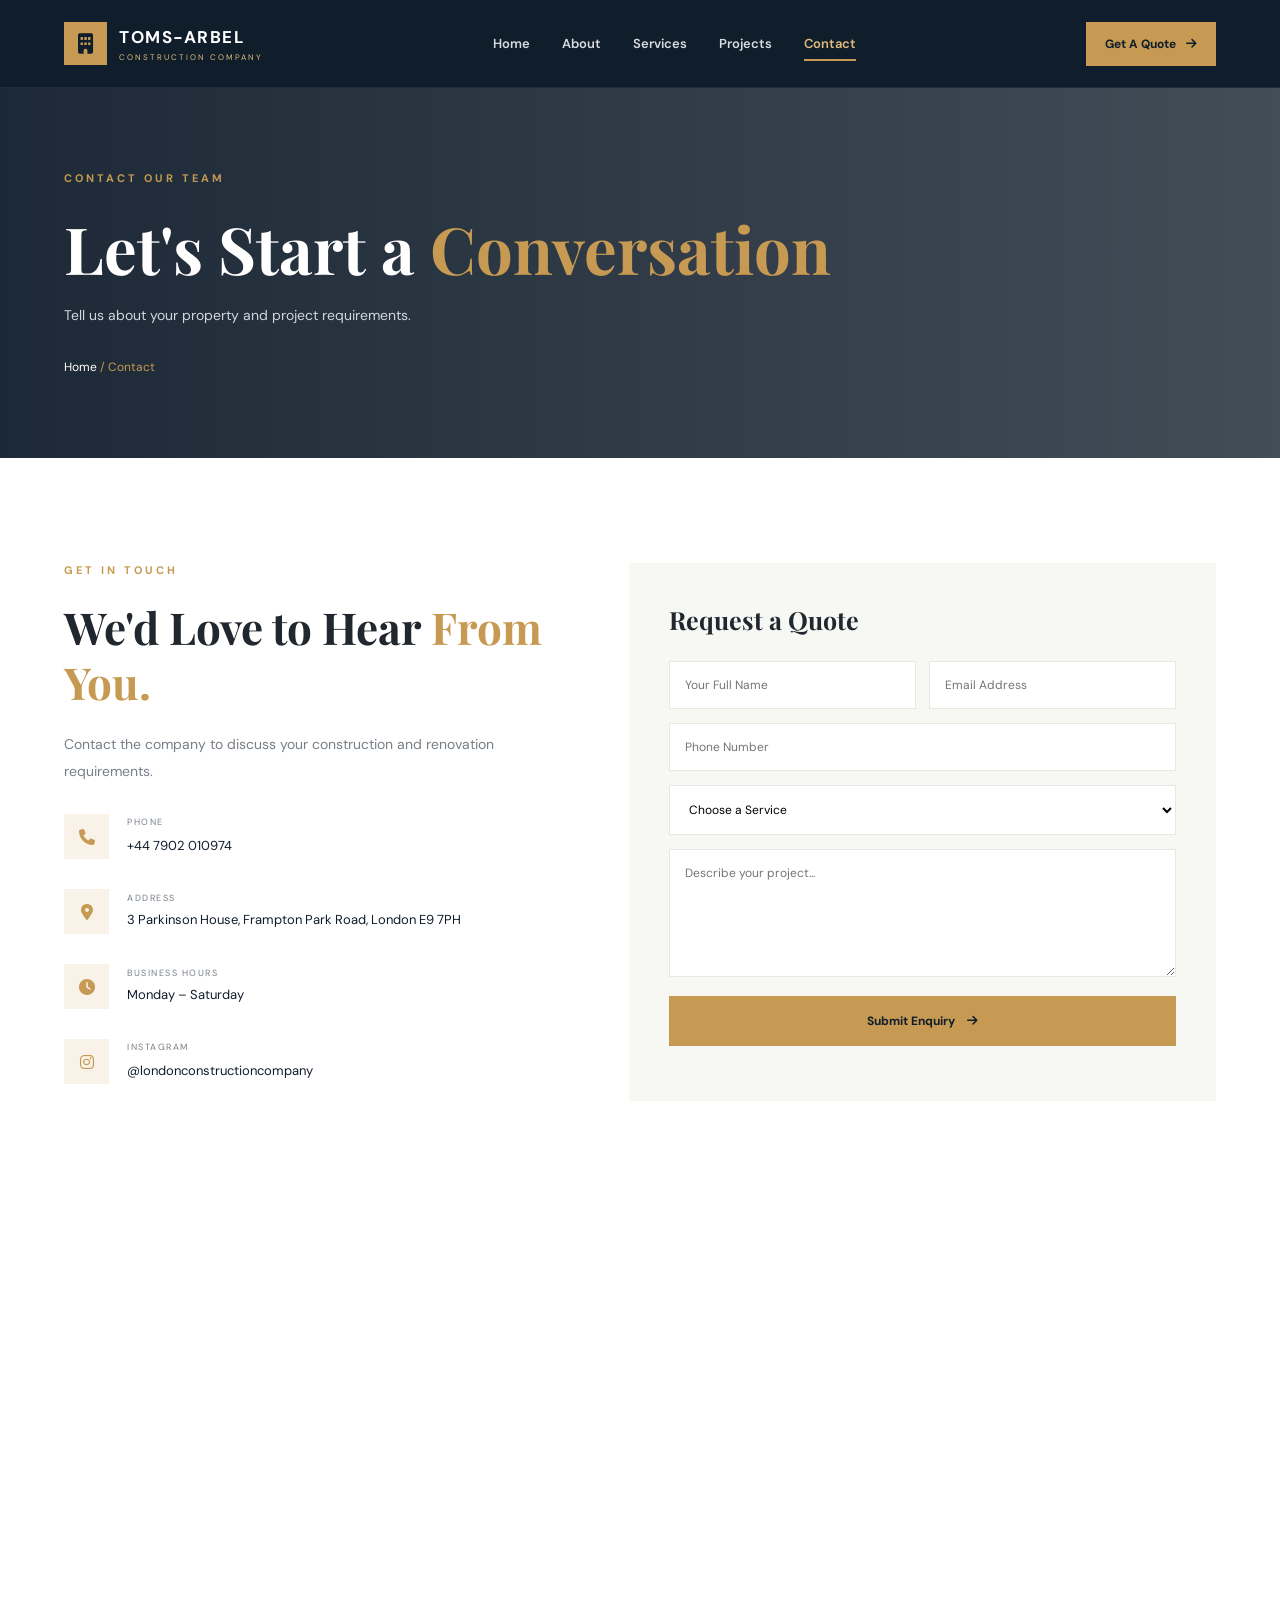
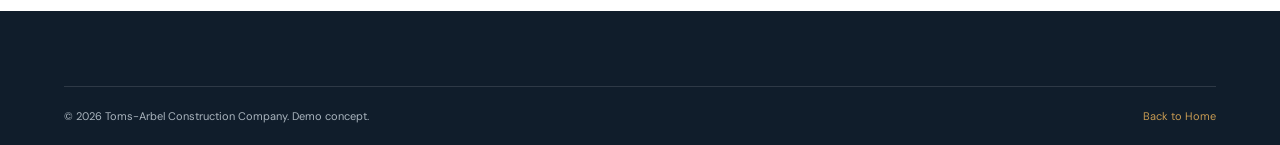
<file: contact.html>
<!DOCTYPE html>
<html lang="en">
<head>
    <meta charset="UTF-8">
    <meta name="viewport" content="width=device-width, initial-scale=1.0">
    <title>Contact Us | Toms-Arbel Construction</title>

    <link href="https://fonts.googleapis.com/css2?family=DM+Sans:wght@400;500;600;700&family=Playfair+Display:wght@500;600;700&display=swap" rel="stylesheet">
    <link rel="stylesheet" href="https://cdnjs.cloudflare.com/ajax/libs/font-awesome/6.5.2/css/all.min.css">
    <link rel="stylesheet" href="css/style.css">
    <link rel="stylesheet" href="css/responsive.css">
    <link rel="stylesheet" href="css/animations.css">
</head>
<body>

<header class="header">
    <div class="container nav-wrapper">
        <a href="index.html" class="logo">
            <span class="logo-icon"><i class="fa-solid fa-building"></i></span>
            <span><strong>TOMS-ARBEL</strong><small>CONSTRUCTION COMPANY</small></span>
        </a>

        <nav class="navbar" id="navbar">
            <a href="index.html" class="nav-link">Home</a>
            <a href="about.html" class="nav-link">About</a>
            <a href="services.html" class="nav-link">Services</a>
            <a href="projects.html" class="nav-link">Projects</a>
            <a href="contact.html" class="nav-link active">Contact</a>
        </nav>

        <a href="contact.html" class="nav-cta">Get A Quote <i class="fa-solid fa-arrow-right"></i></a>
        <button class="menu-toggle" id="menu-toggle" aria-label="Toggle navigation"><i class="fa-solid fa-bars"></i></button>
    </div>
</header>

<section class="page-hero">
    <div class="container">
        <span class="section-tag">CONTACT OUR TEAM</span>
        <h1>Let's Start a <span>Conversation</span></h1>
        <p>Tell us about your property and project requirements.</p>
        <div class="breadcrumb"><a href="index.html">Home</a> / Contact</div>
    </div>
</section>

<section class="section-padding">
    <div class="container contact-grid">

        <div class="contact-content reveal">
            <span class="section-tag">GET IN TOUCH</span>
            <h2>We'd Love to Hear <span>From You.</span></h2>
            <p>Contact the company to discuss your construction and renovation requirements.</p>

            <div class="contact-item">
                <i class="fa-solid fa-phone"></i>
                <div>
                    <small>PHONE</small>
                    <a href="tel:+447902010974">+44 7902 010974</a>
                </div>
            </div>

            <div class="contact-item">
                <i class="fa-solid fa-location-dot"></i>
                <div>
                    <small>ADDRESS</small>
                    <p>3 Parkinson House, Frampton Park Road, London E9 7PH</p>
                </div>
            </div>

            <div class="contact-item">
                <i class="fa-solid fa-clock"></i>
                <div>
                    <small>BUSINESS HOURS</small>
                    <p>Monday – Saturday</p>
                </div>
            </div>

            <div class="contact-item">
                <i class="fa-brands fa-instagram"></i>
                <div>
                    <small>INSTAGRAM</small>
                    <a href="https://www.instagram.com/londonconstructioncompany/" target="_blank" rel="noopener noreferrer">@londonconstructioncompany</a>
                </div>
            </div>
        </div>

        <form class="contact-form reveal" id="contact-form">
            <h3>Request a Quote</h3>

            <div class="form-row">
                <input type="text" name="name" placeholder="Your Full Name" required>
                <input type="email" name="email" placeholder="Email Address" required>
            </div>

            <input type="tel" name="phone" placeholder="Phone Number">

            <select name="service" required>
                <option value="">Choose a Service</option>
                <option>House Renovation</option>
                <option>Property Refurbishment</option>
                <option>Structural Work</option>
                <option>Bathroom Renovation</option>
                <option>Painting & Decoration</option>
                <option>Other</option>
            </select>

            <textarea name="message" rows="6" placeholder="Describe your project..." required></textarea>

            <button type="submit" class="btn btn-gold">
                Submit Enquiry <i class="fa-solid fa-arrow-right"></i>
            </button>

            <p class="form-message" id="form-message"></p>
        </form>

    </div>
</section>

<section class="map-section">
    <iframe
        src="https://www.google.com/maps?q=3%20Parkinson%20House%2C%20Frampton%20Park%20Road%2C%20London%20E9%207PH&output=embed"
        width="100%"
        height="400"
        style="border:0;"
        loading="lazy"
        referrerpolicy="no-referrer-when-downgrade"
        title="Company location map">
    </iframe>
</section>

<footer class="footer">
    <div class="container footer-bottom">
        <p>© <span class="year"></span> Toms-Arbel Construction Company. Demo concept.</p>
        <a href="index.html">Back to Home</a>
    </div>
</footer>

<script src="js/script.js"></script>
</body>
</html>
</file>
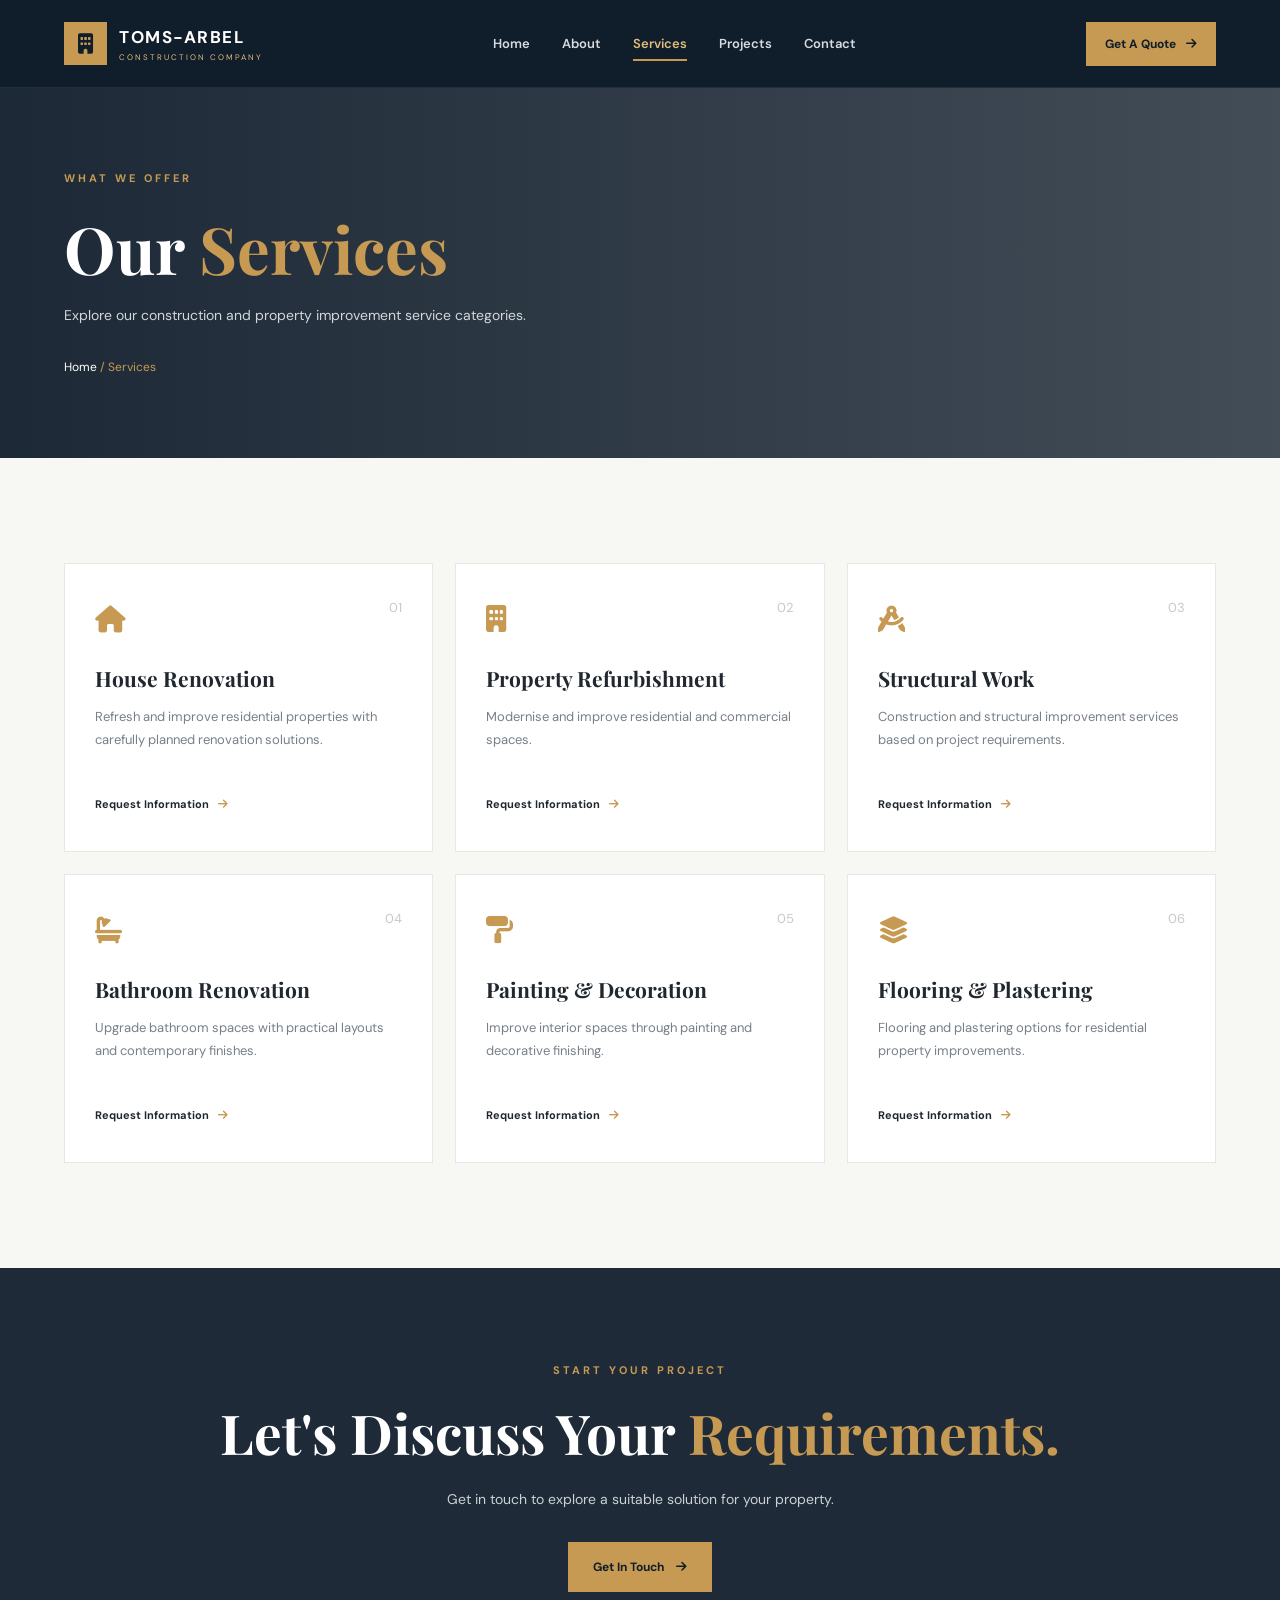
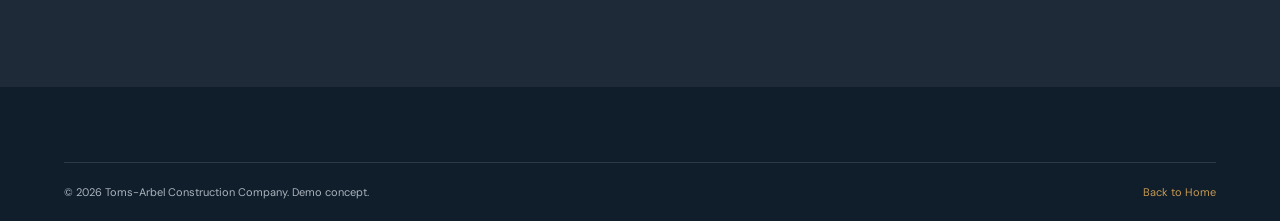
<file: services.html>
<!DOCTYPE html>
<html lang="en">
<head>
    <meta charset="UTF-8">
    <meta name="viewport" content="width=device-width, initial-scale=1.0">
    <title>Our Services | Toms-Arbel Construction</title>

    <link href="https://fonts.googleapis.com/css2?family=DM+Sans:wght@400;500;600;700&family=Playfair+Display:wght@500;600;700&display=swap" rel="stylesheet">
    <link rel="stylesheet" href="https://cdnjs.cloudflare.com/ajax/libs/font-awesome/6.5.2/css/all.min.css">
    <link rel="stylesheet" href="css/style.css">
    <link rel="stylesheet" href="css/responsive.css">
    <link rel="stylesheet" href="css/animations.css">
</head>
<body>

<header class="header">
    <div class="container nav-wrapper">
        <a href="index.html" class="logo">
            <span class="logo-icon"><i class="fa-solid fa-building"></i></span>
            <span><strong>TOMS-ARBEL</strong><small>CONSTRUCTION COMPANY</small></span>
        </a>

        <nav class="navbar" id="navbar">
            <a href="index.html" class="nav-link">Home</a>
            <a href="about.html" class="nav-link">About</a>
            <a href="services.html" class="nav-link active">Services</a>
            <a href="projects.html" class="nav-link">Projects</a>
            <a href="contact.html" class="nav-link">Contact</a>
        </nav>

        <a href="contact.html" class="nav-cta">Get A Quote <i class="fa-solid fa-arrow-right"></i></a>
        <button class="menu-toggle" id="menu-toggle" aria-label="Toggle navigation"><i class="fa-solid fa-bars"></i></button>
    </div>
</header>

<section class="page-hero">
    <div class="container">
        <span class="section-tag">WHAT WE OFFER</span>
        <h1>Our <span>Services</span></h1>
        <p>Explore our construction and property improvement service categories.</p>
        <div class="breadcrumb"><a href="index.html">Home</a> / Services</div>
    </div>
</section>

<section class="services section-padding">
    <div class="container">
        <div class="services-grid">

            <article class="service-card reveal">
                <div class="service-icon"><i class="fa-solid fa-house"></i></div>
                <span class="service-number">01</span>
                <h3>House Renovation</h3>
                <p>Refresh and improve residential properties with carefully planned renovation solutions.</p>
                <a href="contact.html" class="service-link">Request Information <i class="fa-solid fa-arrow-right"></i></a>
            </article>

            <article class="service-card reveal">
                <div class="service-icon"><i class="fa-solid fa-building"></i></div>
                <span class="service-number">02</span>
                <h3>Property Refurbishment</h3>
                <p>Modernise and improve residential and commercial spaces.</p>
                <a href="contact.html" class="service-link">Request Information <i class="fa-solid fa-arrow-right"></i></a>
            </article>

            <article class="service-card reveal">
                <div class="service-icon"><i class="fa-solid fa-compass-drafting"></i></div>
                <span class="service-number">03</span>
                <h3>Structural Work</h3>
                <p>Construction and structural improvement services based on project requirements.</p>
                <a href="contact.html" class="service-link">Request Information <i class="fa-solid fa-arrow-right"></i></a>
            </article>

            <article class="service-card reveal">
                <div class="service-icon"><i class="fa-solid fa-bath"></i></div>
                <span class="service-number">04</span>
                <h3>Bathroom Renovation</h3>
                <p>Upgrade bathroom spaces with practical layouts and contemporary finishes.</p>
                <a href="contact.html" class="service-link">Request Information <i class="fa-solid fa-arrow-right"></i></a>
            </article>

            <article class="service-card reveal">
                <div class="service-icon"><i class="fa-solid fa-paint-roller"></i></div>
                <span class="service-number">05</span>
                <h3>Painting & Decoration</h3>
                <p>Improve interior spaces through painting and decorative finishing.</p>
                <a href="contact.html" class="service-link">Request Information <i class="fa-solid fa-arrow-right"></i></a>
            </article>

            <article class="service-card reveal">
                <div class="service-icon"><i class="fa-solid fa-layer-group"></i></div>
                <span class="service-number">06</span>
                <h3>Flooring & Plastering</h3>
                <p>Flooring and plastering options for residential property improvements.</p>
                <a href="contact.html" class="service-link">Request Information <i class="fa-solid fa-arrow-right"></i></a>
            </article>

        </div>
    </div>
</section>

<section class="cta-section">
    <div class="container cta-content">
        <span class="section-tag">START YOUR PROJECT</span>
        <h2>Let's Discuss Your <span>Requirements.</span></h2>
        <p>Get in touch to explore a suitable solution for your property.</p>
        <a href="contact.html" class="btn btn-gold">Get In Touch <i class="fa-solid fa-arrow-right"></i></a>
    </div>
</section>

<footer class="footer">
    <div class="container footer-bottom">
        <p>© <span class="year"></span> Toms-Arbel Construction Company. Demo concept.</p>
        <a href="index.html">Back to Home</a>
    </div>
</footer>

<script src="js/script.js"></script>
</body>
</html>
</file>
<file: css/style.css>
/* =========================
   GLOBAL SETTINGS
========================= */

:root {
    --navy: #101d2b;
    --navy-light: #1b3043;
    --gold: #c69a52;
    --gold-light: #e0bd7c;
    --white: #ffffff;
    --cream: #f7f7f4;
    --grey: #777f87;
    --dark: #20272e;
    --border: #e7e7e3;
}

* {
    margin: 0;
    padding: 0;
    box-sizing: border-box;
}

html {
    scroll-behavior: smooth;
    scroll-padding-top: 90px;
}

body {
    font-family: 'DM Sans', sans-serif;
    color: var(--dark);
    overflow-x: hidden;
    background: var(--white);
}

a {
    text-decoration: none;
    color: inherit;
}

button,
input,
textarea,
select {
    font: inherit;
}

img {
    max-width: 100%;
    display: block;
}

.container {
    width: min(1180px, 90%);
    margin: auto;
}

.section-padding {
    padding: 105px 0;
}


/* =========================
   PRELOADER
========================= */

.preloader {
    position: fixed;
    inset: 0;
    background: var(--navy);
    z-index: 9999;
    display: grid;
    place-items: center;
    transition: opacity 0.5s, visibility 0.5s;
}

.preloader.hide {
    opacity: 0;
    visibility: hidden;
}

.loader {
    width: 45px;
    height: 45px;
    border: 3px solid #ffffff30;
    border-top-color: var(--gold);
    border-radius: 50%;
    animation: spin 0.8s linear infinite;
}

@keyframes spin {
    to {
        transform: rotate(360deg);
    }
}


/* =========================
   HEADER / NAVBAR
========================= */

.header {
    height: 88px;
    background: var(--navy);
    position: sticky;
    top: 0;
    z-index: 1000;
    border-bottom: 1px solid #ffffff12;
}

.nav-wrapper {
    height: 100%;
    display: flex;
    justify-content: space-between;
    align-items: center;
}

.logo {
    display: flex;
    align-items: center;
    gap: 12px;
    color: var(--white);
}

.logo-icon {
    width: 43px;
    height: 43px;
    background: var(--gold);
    display: grid;
    place-items: center;
    color: var(--navy);
    font-size: 20px;
}

.logo strong {
    display: block;
    font-size: 17px;
    letter-spacing: 1.5px;
}

.logo small {
    display: block;
    font-size: 8px;
    letter-spacing: 2px;
    margin-top: 4px;
    color: var(--gold-light);
}

.navbar {
    display: flex;
    gap: 32px;
    align-items: center;
}

.nav-link {
    font-size: 13px;
    font-weight: 600;
    color: #d7dce1;
    transition: 0.3s;
    position: relative;
}

.nav-link::after {
    content: "";
    position: absolute;
    width: 0;
    height: 2px;
    bottom: -9px;
    left: 0;
    background: var(--gold);
    transition: 0.3s;
}

.nav-link:hover,
.nav-link.active {
    color: var(--gold-light);
}

.nav-link:hover::after,
.nav-link.active::after {
    width: 100%;
}

.nav-cta {
    background: var(--gold);
    color: var(--navy);
    padding: 14px 19px;
    font-size: 12px;
    font-weight: 700;
    transition: 0.3s;
}

.nav-cta:hover {
    background: var(--gold-light);
    transform: translateY(-3px);
}

.nav-cta i {
    margin-left: 7px;
}

.menu-toggle {
    display: none;
    color: var(--white);
    border: none;
    background: none;
    font-size: 25px;
    cursor: pointer;
}


/* =========================
   HERO SECTION
========================= */

.hero {
    min-height: 660px;
    height: calc(100vh - 88px);
    max-height: 850px;
    position: relative;
    display: flex;
    align-items: center;
    background:
        url("https://images.unsplash.com/photo-1600607687920-4e2a09cf159d?w=2000")
        center 55% / cover no-repeat;
    overflow: hidden;
}

.hero-overlay {
    position: absolute;
    inset: 0;
    background: linear-gradient(
        90deg,
        rgba(10, 22, 34, 0.96) 0%,
        rgba(10, 22, 34, 0.82) 48%,
        rgba(10, 22, 34, 0.18) 100%
    );
}

.hero-content {
    position: relative;
    z-index: 2;
}

.hero-text {
    max-width: 720px;
}

.eyebrow,
.section-tag {
    color: var(--gold);
    font-size: 11px;
    font-weight: 700;
    letter-spacing: 3px;
    display: flex;
    align-items: center;
    gap: 12px;
}

.line {
    height: 2px;
    width: 38px;
    background: var(--gold);
}

.hero h1 {
    font-family: 'Playfair Display', serif;
    color: var(--white);
    font-size: clamp(45px, 6vw, 76px);
    line-height: 1.12;
    margin: 27px 0;
}

.hero h1 span,
.section-heading h2 span,
.intro-content h2 span,
.why-content h2 span,
.cta-content h2 span,
.contact-content h2 span {
    color: var(--gold);
}

.hero-text > p {
    max-width: 550px;
    color: #d1d7dc;
    font-size: 15px;
    line-height: 1.9;
}

.hero-buttons {
    display: flex;
    gap: 15px;
    margin-top: 35px;
    flex-wrap: wrap;
}

.btn {
    display: inline-flex;
    justify-content: center;
    align-items: center;
    gap: 12px;
    padding: 17px 25px;
    font-size: 12px;
    font-weight: 700;
    border: none;
    cursor: pointer;
    transition: 0.3s;
}

.btn-gold {
    color: var(--navy);
    background: var(--gold);
}

.btn-gold:hover {
    background: var(--gold-light);
    transform: translateY(-4px);
    box-shadow: 0 12px 25px #0003;
}

.btn-outline {
    color: var(--white);
    border: 1px solid #ffffff80;
    background: transparent;
}

.btn-outline:hover {
    background: var(--white);
    color: var(--navy);
}

.hero-note {
    margin-top: 42px;
    color: #d6dce1;
    font-size: 12px;
}

.hero-note i {
    color: var(--gold);
    margin-right: 8px;
}

.hero-side-text {
    position: absolute;
    right: 0;
    top: 50%;
    transform: rotate(90deg) translateX(50%);
    transform-origin: right;
    color: #ffffff80;
    letter-spacing: 4px;
    font-size: 9px;
}

.scroll-down {
    position: absolute;
    bottom: 25px;
    left: 5%;
    color: var(--white);
    display: flex;
    gap: 15px;
    align-items: center;
    font-size: 9px;
    letter-spacing: 2px;
}

.scroll-down i {
    color: var(--gold);
    animation: bounce 1.5s infinite;
}

@keyframes bounce {
    50% {
        transform: translateY(6px);
    }
}


/* =========================
   INTRO / ABOUT
========================= */

.intro-grid {
    display: grid;
    grid-template-columns: 1fr 1fr;
    gap: 90px;
    align-items: center;
}

.intro-image {
    position: relative;
}

.intro-image img {
    height: 480px;
    width: 100%;
    object-fit: cover;
}

.image-label {
    position: absolute;
    bottom: -22px;
    right: -20px;
    background: var(--gold);
    color: var(--navy);
    padding: 20px 25px;
    display: flex;
    gap: 12px;
    align-items: center;
    font-size: 12px;
    font-weight: 700;
}

.intro-content h2,
.why-content h2,
.contact-content h2 {
    font-family: 'Playfair Display', serif;
    font-size: clamp(32px, 4vw, 44px);
    line-height: 1.25;
    margin: 22px 0;
}

.intro-content > p,
.why-content > p,
.contact-content > p {
    color: var(--grey);
    font-size: 14px;
    line-height: 1.9;
    margin-bottom: 18px;
}

.text-link {
    display: inline-flex;
    gap: 12px;
    align-items: center;
    color: var(--navy);
    font-weight: 700;
    font-size: 12px;
    margin-top: 15px;
}

.text-link i {
    color: var(--gold);
    transition: 0.3s;
}

.text-link:hover i {
    transform: translateX(6px);
}


/* =========================
   SECTION HEADINGS
========================= */

.section-heading {
    text-align: center;
    max-width: 650px;
    margin: 0 auto 55px;
}

.section-heading .section-tag {
    justify-content: center;
}

.section-heading h2 {
    font-family: 'Playfair Display', serif;
    font-size: clamp(32px, 4vw, 44px);
    margin: 17px 0;
    line-height: 1.25;
}

.section-heading > p {
    color: var(--grey);
    font-size: 14px;
    line-height: 1.8;
}


/* =========================
   SERVICES
========================= */

.services {
    background: var(--cream);
}

.services-grid {
    display: grid;
    grid-template-columns: repeat(3, 1fr);
    gap: 22px;
}

.service-card {
    background: var(--white);
    padding: 38px 30px;
    position: relative;
    overflow: hidden;
    border: 1px solid var(--border);
    transition: 0.4s;
}

.service-card::before {
    content: "";
    position: absolute;
    width: 100%;
    height: 4px;
    background: var(--gold);
    bottom: 0;
    left: 0;
    transform: scaleX(0);
    transform-origin: left;
    transition: 0.4s;
}

.service-card:hover {
    transform: translateY(-10px);
    box-shadow: 0 18px 40px #15263812;
}

.service-card:hover::before {
    transform: scaleX(1);
}

.service-icon {
    font-size: 27px;
    color: var(--gold);
    margin-bottom: 27px;
}

.service-number {
    position: absolute;
    top: 35px;
    right: 30px;
    font-size: 13px;
    color: #c6c9ca;
}

.service-card h3 {
    font-family: 'Playfair Display', serif;
    font-size: 21px;
    margin-bottom: 13px;
}

.service-card p {
    color: var(--grey);
    font-size: 13px;
    line-height: 1.8;
    min-height: 70px;
}

.service-link {
    display: inline-flex;
    align-items: center;
    gap: 9px;
    font-size: 11px;
    font-weight: 700;
    margin-top: 22px;
}

.service-link i {
    color: var(--gold);
    transition: 0.3s;
}

.service-link:hover i {
    transform: translateX(5px);
}


/* =========================
   WHY CHOOSE US
========================= */

.why-grid {
    display: grid;
    grid-template-columns: 1fr 1fr;
    gap: 85px;
    align-items: center;
}

.why-image {
    position: relative;
}

.why-image img {
    width: 100%;
    height: 480px;
    object-fit: cover;
}

.why-image-caption {
    position: absolute;
    bottom: 20px;
    left: 20px;
    background: var(--navy);
    color: var(--white);
    padding: 17px 22px;
    display: flex;
    gap: 12px;
    align-items: center;
    font-size: 12px;
}

.why-image-caption i {
    color: var(--gold);
    font-size: 20px;
}

.why-point {
    display: flex;
    gap: 17px;
    margin-top: 27px;
    align-items: flex-start;
}

.why-point > i {
    background: #c69a5220;
    color: var(--gold);
    padding: 12px;
    border-radius: 50%;
    font-size: 13px;
}

.why-point h4 {
    font-size: 15px;
    margin-bottom: 7px;
}

.why-point p {
    color: var(--grey);
    font-size: 12px;
    line-height: 1.6;
}


/* =========================
   PROJECTS
========================= */

.projects {
    background: var(--cream);
}

.project-grid {
    display: grid;
    grid-template-columns: repeat(3, 1fr);
    gap: 23px;
}

.project-card {
    position: relative;
    overflow: hidden;
    height: 360px;
    background: var(--navy);
}

.project-card img {
    width: 100%;
    height: 100%;
    object-fit: cover;
    transition: transform 0.7s;
}

.project-card:hover img {
    transform: scale(1.12);
}

.project-card::after {
    content: "";
    position: absolute;
    inset: 0;
    background: linear-gradient(transparent 30%, #101d2be8 100%);
}

.project-info {
    position: absolute;
    z-index: 2;
    bottom: 25px;
    left: 25px;
    color: var(--white);
}

.project-info span {
    color: var(--gold-light);
    font-size: 9px;
    letter-spacing: 2px;
}

.project-info h3 {
    font-family: 'Playfair Display', serif;
    font-size: 23px;
    margin-top: 8px;
}

.demo-note {
    text-align: center;
    color: var(--grey);
    font-size: 11px;
    margin-top: 22px;
}


/* =========================
   CTA
========================= */

.cta-section {
    background:
        linear-gradient(#101d2bf0, #101d2bf0),
        url("https://images.unsplash.com/photo-1486406146926-c627a92ad1ab?w=1800")
        center / cover;
    padding: 95px 0;
    text-align: center;
}

.cta-content .section-tag {
    justify-content: center;
}

.cta-content h2 {
    font-family: 'Playfair Display', serif;
    color: var(--white);
    font-size: clamp(35px, 5vw, 55px);
    margin: 22px 0;
    line-height: 1.2;
}

.cta-content > p {
    color: #cbd1d7;
    max-width: 550px;
    margin: 0 auto 30px;
    font-size: 14px;
    line-height: 1.8;
}


/* =========================
   CONTACT
========================= */

.contact-grid {
    display: grid;
    grid-template-columns: 0.9fr 1.1fr;
    gap: 85px;
    align-items: start;
}

.contact-item {
    display: flex;
    gap: 18px;
    margin-top: 30px;
    align-items: center;
}

.contact-item > i {
    width: 45px;
    height: 45px;
    display: grid;
    place-items: center;
    background: #c69a5220;
    color: var(--gold);
}

.contact-item small {
    display: block;
    color: var(--grey);
    font-size: 9px;
    letter-spacing: 1.5px;
    margin-bottom: 6px;
}

.contact-item a,
.contact-item p {
    font-size: 13px;
    color: var(--navy);
    line-height: 1.6;
}

.contact-form {
    background: var(--cream);
    padding: 40px;
}

.contact-form h3 {
    font-family: 'Playfair Display', serif;
    font-size: 25px;
    margin-bottom: 25px;
}

.form-row {
    display: grid;
    grid-template-columns: 1fr 1fr;
    gap: 13px;
}

.contact-form input,
.contact-form select,
.contact-form textarea {
    width: 100%;
    padding: 15px;
    border: 1px solid var(--border);
    background: var(--white);
    outline: none;
    font-size: 12px;
    margin-bottom: 14px;
    transition: 0.3s;
}

.contact-form input:focus,
.contact-form select:focus,
.contact-form textarea:focus {
    border-color: var(--gold);
}

.contact-form textarea {
    resize: vertical;
}

.contact-form button {
    width: 100%;
}

.form-message {
    font-size: 12px;
    margin-top: 15px;
    color: var(--navy);
}


/* =========================
   FOOTER
========================= */

.footer {
    background: var(--navy);
    color: var(--white);
    padding-top: 75px;
}

.footer-grid {
    display: grid;
    grid-template-columns: 1.4fr 1fr 1fr 1fr;
    gap: 45px;
    padding-bottom: 55px;
}

.footer-brand > p {
    max-width: 250px;
    color: #aab5be;
    font-size: 12px;
    line-height: 1.9;
    margin-top: 22px;
}

.footer-links h4 {
    color: var(--gold);
    font-size: 13px;
    margin-bottom: 22px;
}

.footer-links a {
    display: block;
    color: #b7c0c8;
    font-size: 11px;
    margin-top: 15px;
    transition: 0.3s;
}

.footer-links a:hover {
    color: var(--gold-light);
    transform: translateX(4px);
}

.footer-bottom {
    border-top: 1px solid #ffffff20;
    padding: 22px 0;
    display: flex;
    justify-content: space-between;
    gap: 15px;
    font-size: 11px;
    color: #aab5be;
}

.footer-bottom a {
    color: var(--gold);
}


/* =========================
   WHATSAPP BUTTON
========================= */

.whatsapp-btn {
    position: fixed;
    right: 25px;
    bottom: 25px;
    width: 55px;
    height: 55px;
    display: grid;
    place-items: center;
    border-radius: 50%;
    background: #25d366;
    color: white;
    font-size: 27px;
    z-index: 900;
    box-shadow: 0 5px 20px #0003;
    transition: 0.3s;
}

.whatsapp-btn:hover {
    transform: translateY(-5px) scale(1.08);
}


/* =========================
   SCROLL ANIMATIONS
========================= */

.reveal {
    opacity: 0;
    transform: translateY(35px);
    transition: opacity 0.8s ease, transform 0.8s ease;
}

.reveal.visible {
    opacity: 1;
    transform: translateY(0);
}


/* =========================
   RESPONSIVE DESIGN
========================= */

@media (max-width: 1000px) {

    .navbar {
        gap: 17px;
    }

    .nav-cta {
        display: none;
    }

    .intro-grid,
    .why-grid {
        gap: 45px;
    }

    .footer-grid {
        grid-template-columns: repeat(2, 1fr);
    }

    .contact-grid {
        gap: 45px;
    }
}

@media (max-width: 768px) {

    .section-padding {
        padding: 75px 0;
    }

    .header {
        height: 75px;
    }

    .menu-toggle {
        display: block;
    }

    .navbar {
        position: absolute;
        top: 75px;
        left: 0;
        width: 100%;
        background: var(--navy);
        padding: 25px 5%;
        display: none;
        flex-direction: column;
        align-items: flex-start;
        gap: 25px;
        border-top: 1px solid #ffffff20;
    }

    .navbar.open {
        display: flex;
    }

    .hero {
        height: 650px;
        min-height: 600px;
        background-position: 60% center;
    }

    .hero-overlay {
        background: linear-gradient(
            90deg,
            rgba(10, 22, 34, 0.94),
            rgba(10, 22, 34, 0.70)
        );
    }

    .hero h1 {
        font-size: clamp(40px, 9vw, 60px);
    }

    .hero-side-text {
        display: none;
    }

    .intro-grid,
    .why-grid,
    .contact-grid {
        grid-template-columns: 1fr;
        gap: 55px;
    }

    .intro-image img,
    .why-image img {
        height: 380px;
    }

    .image-label {
        right: 0;
    }

    .services-grid {
        grid-template-columns: repeat(2, 1fr);
    }

    .project-grid {
        grid-template-columns: 1fr 1fr;
    }

    .project-card {
        height: 300px;
    }

    .contact-form {
        padding: 28px;
    }

}

@media (max-width: 520px) {

    .container {
        width: 90%;
    }

    .logo strong {
        font-size: 14px;
    }

    .logo small {
        font-size: 7px;
    }

    .hero {
        min-height: 610px;
    }

    .hero-buttons {
        flex-direction: column;
        align-items: flex-start;
    }

    .hero-buttons .btn {
        width: 100%;
    }

    .services-grid,
    .project-grid {
        grid-template-columns: 1fr;
    }

    .project-card {
        height: 330px;
    }

    .form-row {
        grid-template-columns: 1fr;
        gap: 0;
    }

    .footer-grid {
        grid-template-columns: 1fr 1fr;
        gap: 35px 20px;
    }

    .footer-bottom {
        flex-direction: column;
        text-align: center;
    }

    .intro-image img,
    .why-image img {
        height: 300px;
    }

    .contact-form {
        padding: 22px;
    }

}

@media (prefers-reduced-motion: reduce) {
    *,
    *::before,
    *::after {
        scroll-behavior: auto !important;
        animation-duration: 0.01ms !important;
        transition-duration: 0.01ms !important;
    }
}
</file>
<file: css/responsive.css>
/* Additional responsive adjustments */

@media (max-width: 768px) {

    .page-hero {
        min-height: 330px;
        padding: 85px 0 55px;
    }

    .page-hero h1 {
        font-size: 42px;
    }

    .page-hero p {
        max-width: 100%;
    }

    .breadcrumb {
        margin-top: 22px;
    }

    .map-section iframe {
        height: 320px;
    }

}

@media (max-width: 480px) {

    .page-hero {
        min-height: 290px;
    }

    .page-hero h1 {
        font-size: 34px;
    }

    .page-hero p {
        font-size: 13px;
    }

    .contact-form {
        padding: 22px;
    }

    .footer-grid {
        grid-template-columns: 1fr 1fr;
    }

}
</file>
<file: css/animations.css>
/* Page hero animations */

.page-hero {
    min-height: 370px;
    display: flex;
    align-items: center;
    position: relative;
    overflow: hidden;
    background:
        linear-gradient(90deg, #101d2bf2, #101d2bc9),
        url("https://images.unsplash.com/photo-1486406146926-c627a92ad1ab?w=1800")
        center / cover;
}

.page-hero .container {
    position: relative;
    z-index: 2;
}

.page-hero h1 {
    color: #ffffff;
    font-family: 'Playfair Display', serif;
    font-size: clamp(42px, 6vw, 65px);
    margin: 20px 0 12px;
}

.page-hero h1 span {
    color: #c69a52;
}

.page-hero p {
    color: #d1d7dc;
    font-size: 14px;
    line-height: 1.8;
    max-width: 580px;
}

.breadcrumb {
    margin-top: 30px;
    color: #c69a52;
    font-size: 12px;
}

.breadcrumb a {
    color: #ffffff;
    transition: 0.3s;
}

.breadcrumb a:hover {
    color: #c69a52;
}

/* Staggered entrance animation */

.page-hero .section-tag,
.page-hero h1,
.page-hero p,
.page-hero .breadcrumb {
    animation: pageEnter 0.8s ease both;
}

.page-hero h1 {
    animation-delay: 0.1s;
}

.page-hero p {
    animation-delay: 0.2s;
}

.page-hero .breadcrumb {
    animation-delay: 0.3s;
}

@keyframes pageEnter {
    from {
        opacity: 0;
        transform: translateY(25px);
    }
    to {
        opacity: 1;
        transform: translateY(0);
    }
}

/* Image hover */

.intro-image img,
.why-image img {
    transition: transform 0.6s ease;
}

.intro-image:hover img,
.why-image:hover img {
    transform: scale(1.035);
}

/* Accessibility */

@media (prefers-reduced-motion: reduce) {
    .page-hero * {
        animation: none !important;
    }
}
</file>
